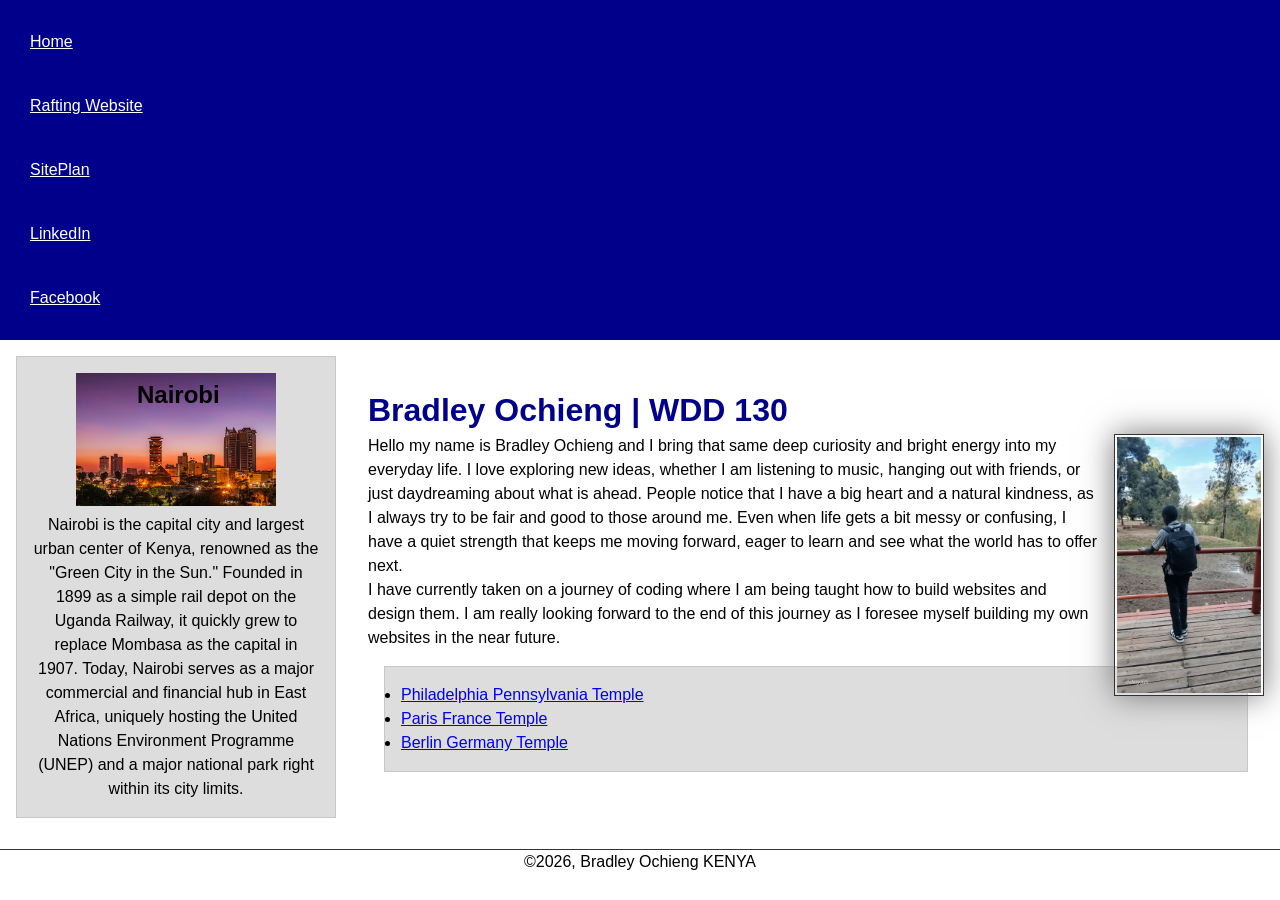
<file: index.html>
<!DOCTYPE html>
<html lang="en">

<head>
    <link rel="stylesheet" href="styles/styles.css">
    <meta charset="UTF-8">
    <meta name="viewport" content="width=device-width, initial-scale=1.0">
    <meta name="description"
      content="Bradley Ochieng, Web Development Course , This is my introductory page for web skills">
    <meta name="author" content="Bradley Ochieng">

    <title>Bradley Ochieng | WDD 130 </title>
</head>

<body>
    <header>
        <nav>
            <a href="#">Home</a>
            <a href="wwr/">Rafting Website</a>
            <a href="wwr/site-plan-rafting.html">SitePlan</a>
            <a href="https://linkedin.com/">LinkedIn</a>
            <a href="https://facebook.com/">Facebook</a>

        </nav>
    </header>

    <div class="grid">
        <main>
            <h1>Bradley Ochieng | WDD 130</h1>
            <img src="images/profile.webp" alt="Bradley Ochieng" width="200">

            <p>
                Hello my name is Bradley Ochieng and I bring that same deep curiosity and bright
                energy
                into my
                everyday
                life. I love exploring new ideas, whether I am listening to music, hanging out with
                friends, or just
                daydreaming about what is ahead. People notice that I have a big heart and a natural
                kindness, as I
                always try to be fair and good to those around me. Even when life gets a bit messy
                or
                confusing, I
                have a quiet strength that keeps me moving forward, eager to learn and see what the
                world has to
                offer next.</p>

            <p>
                I have currently taken on a journey of coding where I am being taught how to build
                websites
                and design them. I am really looking forward to the end of this journey as I foresee
                myself
                building my own websites in the near future. </p>
            <ul class="box">

                <li><a href="https://www.churchofjesuschrist.org/temples/details/philadelphia-pennsylvania-temple"
                      target="_blank">Philadelphia Pennsylvania Temple</a></li>
                <li><a href="https://www.churchofjesuschrist.org/temples/details/paris-france-temple"
                      target="_blank">Paris France Temple</a></li>
                <li><a href="https://www.churchofjesuschrist.org/temples/details/berlin-germany-temple"
                      target="_blank">Berlin Germany Temple</a></li>
            </ul>

        </main>
        <aside class="box">
            <h2>Nairobi</h2>
            <img src="images/nairobicity.avif" alt="Nairobi landscape">
            <p>Nairobi is the capital city and largest urban center of Kenya, renowned as the "Green
                City in the
                Sun." Founded in 1899 as a simple rail depot on the Uganda Railway, it quickly grew
                to
                replace
                Mombasa as the capital in 1907. Today, Nairobi serves as a major commercial and
                financial hub in
                East Africa, uniquely hosting the United Nations Environment Programme (UNEP) and a
                major national
                park right within its city limits.</p>
        </aside>
    </div>


    <footer>
        <p>
            ©️2026, Bradley Ochieng KENYA
        </p>

    </footer>


</body>

</html>
</file>
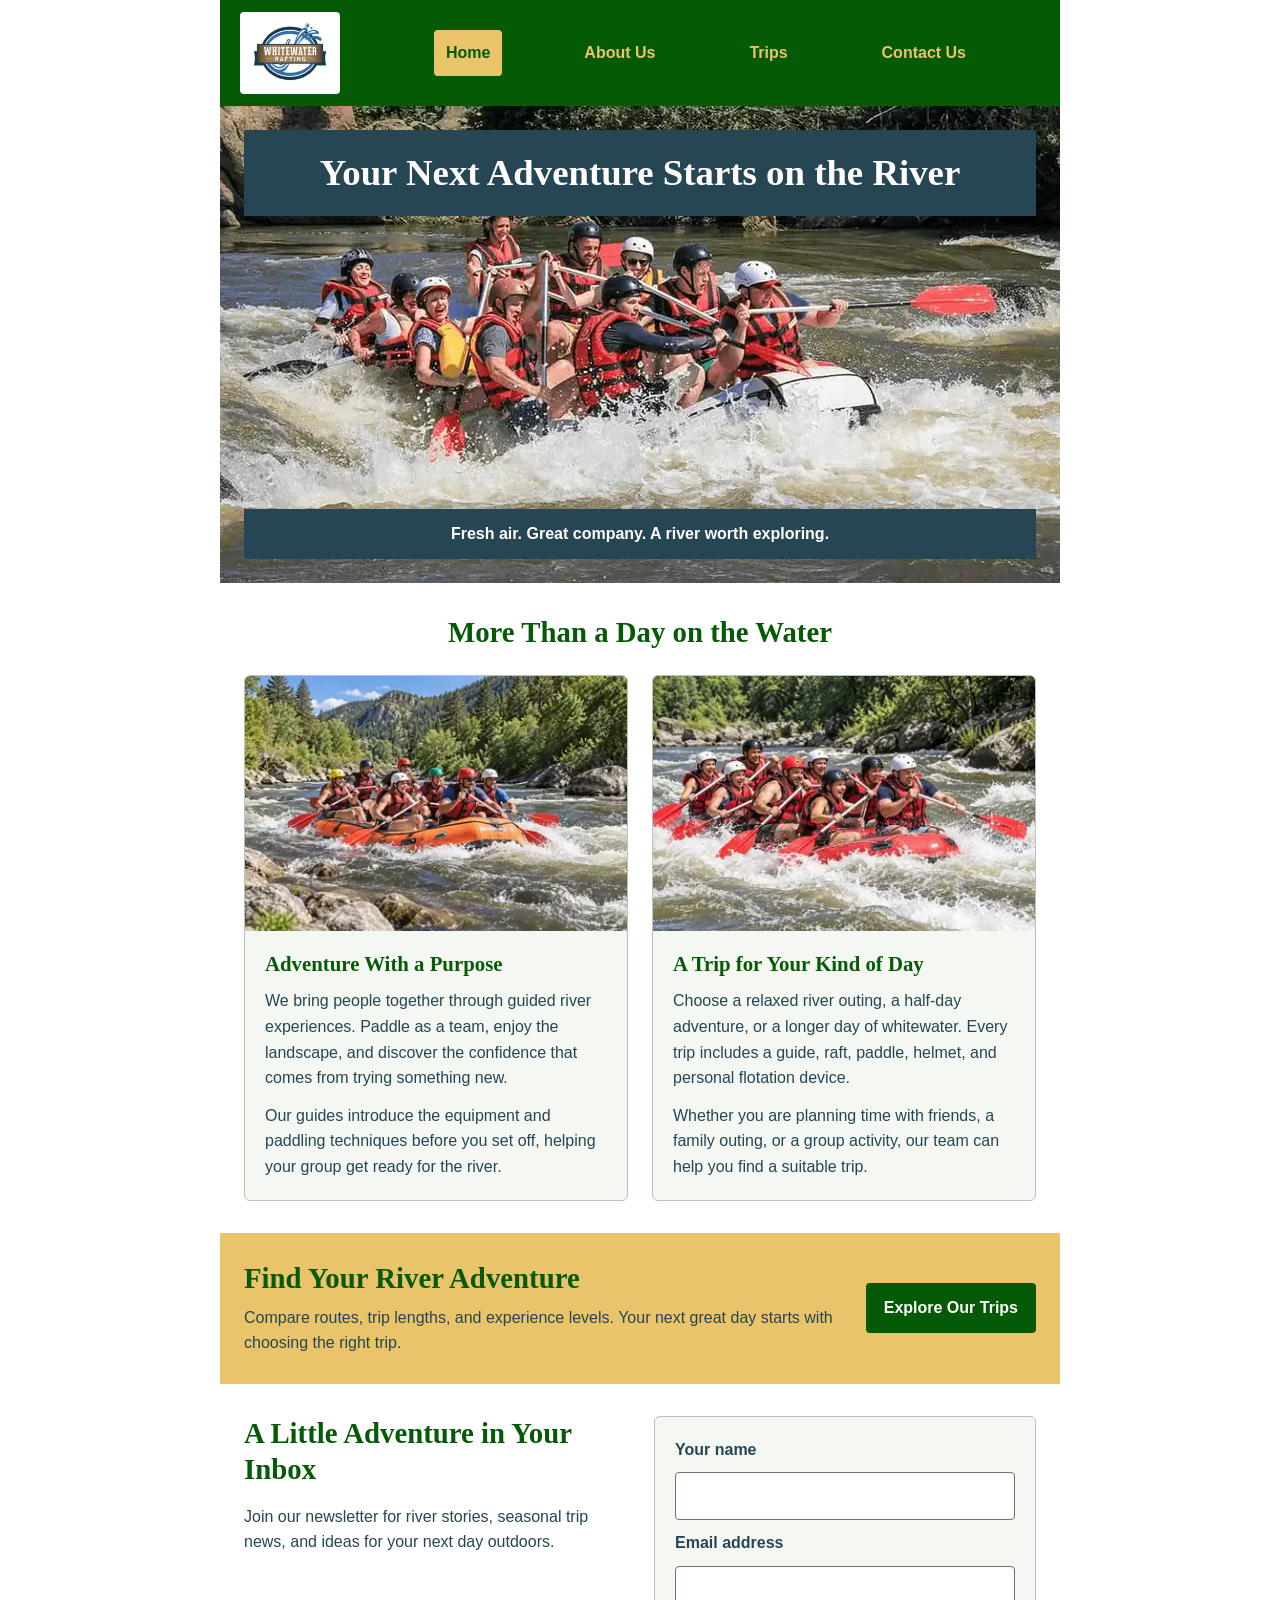
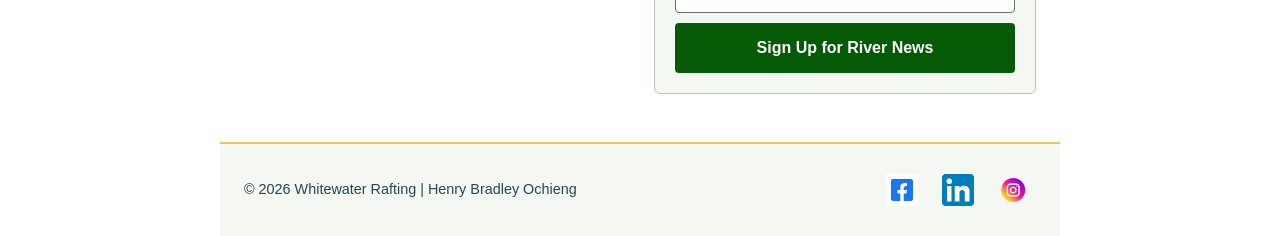
<file: wwr/index.html>
<!DOCTYPE html>
<html lang="en">
<head>
    <meta charset="utf-8">
    <meta name="viewport" content="width=device-width, initial-scale=1">
    <meta name="description" content="Discover guided whitewater rafting adventures, compare half-day and full-day trips, and sign up for river news.">
    <meta name="author" content="Henry Bradley Ochieng">
    <title>Home — Your Next River Adventure | Whitewater Rafting</title>
    <link rel="icon" href="images/raftinglogo.webp" type="image/webp">
    <link rel="stylesheet" href="styles/rafting.css">
</head>
<body>
    <a class="skip-link" href="#main-content">Skip to content</a>
    <header>
        <a class="brand" href="index.html" aria-label="Whitewater Rafting home"><img src="images/raftinglogo.webp" alt="Whitewater Rafting logo" width="182" height="149"></a>
        <nav aria-label="Main navigation">
            <a href="index.html" aria-current="page">Home</a>
            <a href="about.html">About Us</a>
            <a href="trips.html">Trips</a>
            <a href="contact.html">Contact Us</a>
        </nav>
    </header>
    <main id="main-content" class="home-page">
        <div class="hero home-hero">
            <img src="images/largebannerrafting.webp" alt="A guided rafting group paddling through whitewater rapids" width="840" height="477">
            <h1>Your Next Adventure Starts on the River</h1>
            <p class="hero-caption">Fresh air. Great company. A river worth exploring.</p>
        </div>
        <section class="home-features section-space">
            <h2>More Than a Day on the Water</h2>
            <article class="feature-card">
                <img src="images/adventure4.webp" alt="A rafting group exploring a scenic river valley" width="400" height="267" loading="lazy">
                <div class="card-content">
                    <h3>Adventure With a Purpose</h3>
                    <p>We bring people together through guided river experiences. Paddle as a team, enjoy the landscape, and discover the confidence that comes from trying something new.</p>
                    <p>Our guides introduce the equipment and paddling techniques before you set off, helping your group get ready for the river.</p>
                </div>
            </article>
            <article class="feature-card">
                <img src="images/adventure2.webp" alt="Rafters working together to paddle a red raft through rapids" width="400" height="267" loading="lazy">
                <div class="card-content">
                    <h3>A Trip for Your Kind of Day</h3>
                    <p>Choose a relaxed river outing, a half-day adventure, or a longer day of whitewater. Every trip includes a guide, raft, paddle, helmet, and personal flotation device.</p>
                    <p>Whether you are planning time with friends, a family outing, or a group activity, our team can help you find a suitable trip.</p>
                </div>
            </article>
        </section>
        <section class="callout section-space">
            <div><h2>Find Your River Adventure</h2><p>Compare routes, trip lengths, and experience levels. Your next great day starts with choosing the right trip.</p></div>
            <a class="button" href="trips.html">Explore Our Trips</a>
        </section>
        <section id="newsletter" class="newsletter section-space">
            <div><h2>A Little Adventure in Your Inbox</h2><p>Join our newsletter for river stories, seasonal trip news, and ideas for your next day outdoors.</p></div>
            <form class="newsletter-form" action="index.html#newsletter" method="get">
                <label for="newsletter-name">Your name</label>
                <input id="newsletter-name" name="name" type="text" autocomplete="name" required>
                <label for="newsletter-email">Email address</label>
                <input id="newsletter-email" name="email" type="email" autocomplete="email" required>
                <button type="submit">Sign Up for River News</button>
            </form>
        </section>
    </main>
    <footer>
        <p>&copy; 2026 Whitewater Rafting | Henry Bradley Ochieng</p>
        <nav class="socialmedia" aria-label="Social media">
            <a href="https://facebook.com"><img src="images/facebook.png" alt="Facebook" width="64" height="64"></a>
            <a href="https://linkedin.com"><img src="images/linkedin.png" alt="LinkedIn" width="64" height="64"></a>
            <a href="https://instagram.com"><img src="images/instagram.png" alt="Instagram" width="64" height="62"></a>
        </nav>
    </footer>
</body>
</html>
</file>
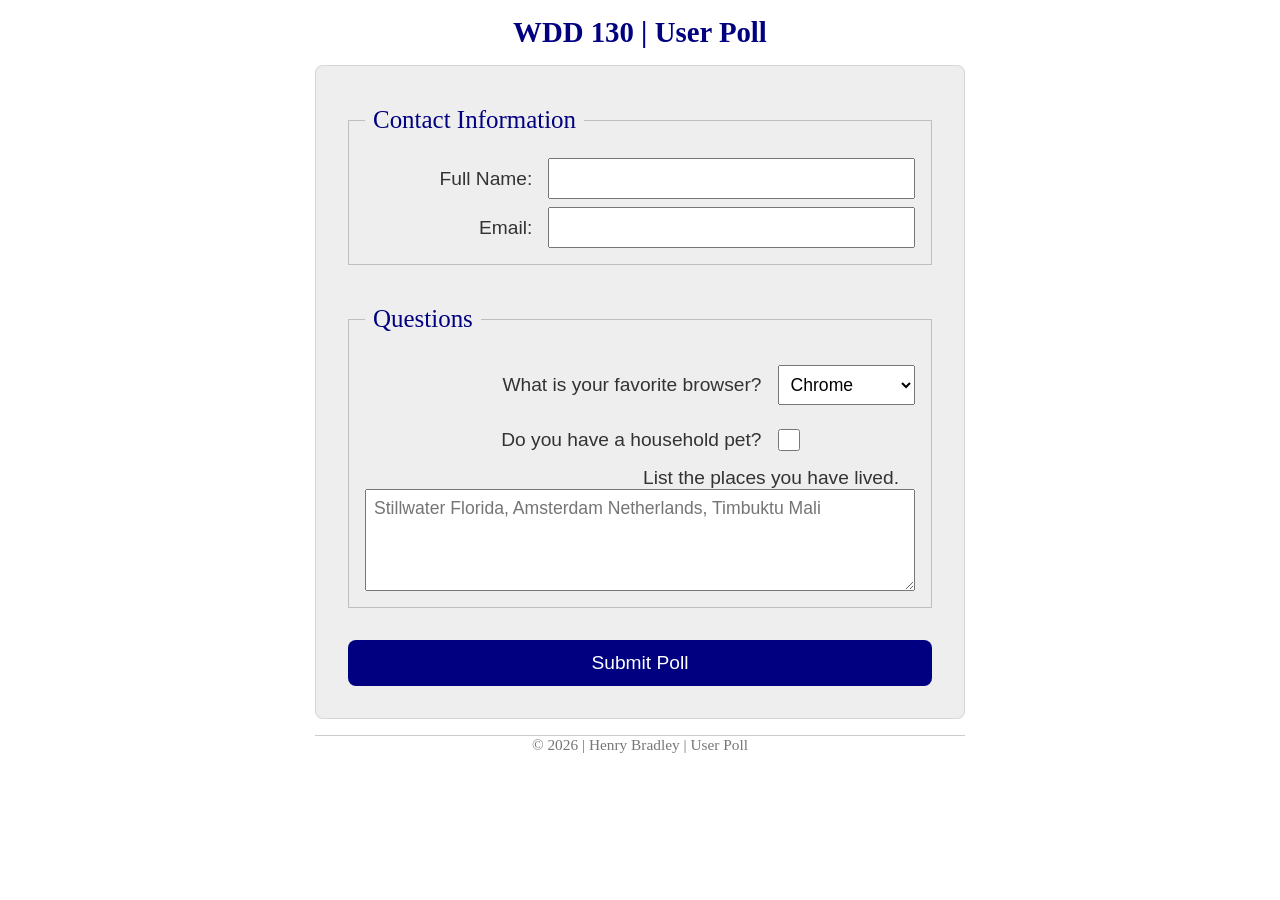
<file: poll-form.html>
<!DOCTYPE html>
<html lang="en">
<head>
  <meta charset="UTF-8">
  <meta name="viewport" content="width=device-width, initial-scale=1.0">
  <title>WDD 130 | User Poll</title>
  <link rel="stylesheet" href="styles/poll-form.css">
</head>
<body>
  <header>
    <h1>WDD 130 | User Poll</h1>
  </header>
  <main>
    <form>
      <fieldset>
        <legend>Contact Information</legend>
        <div class="form-item column2">
          <label for="fullname">Full Name:</label>
          <input type="text" id="fullname" name="fullname" required>
        </div>
        <div class="form-item column2">
          <label for="useremail">Email:</label>
          <input type="email" id="useremail" name="useremail" required>
        </div>
      </fieldset>
      <fieldset>
        <legend>Questions</legend>
        <div class="form-item column1">
          <label for="browser">What is your favorite browser?</label>
          <select id="browser" name="browser">
            <option value="chrome">Chrome</option>
            <option value="firefox">Firefox</option>
            <option value="edge">Edge</option>
            <option value="brave">Brave</option>
            <option value="other">Other</option>
          </select>
        </div>
        <div class="form-item column1">
          <label for="pet">Do you have a household pet?</label>
          <input type="checkbox" id="pet" name="pet">
        </div>
        <div class="form-item">
          <label for="feedback">List the places you have lived.</label>
          <textarea id="feedback" name="feedback" rows="4" placeholder="Stillwater Florida, Amsterdam Netherlands, Timbuktu Mali"></textarea>
        </div>
      </fieldset>
      <button type="submit">Submit Poll</button>
    </form>
  </main>
  <footer>
    <p>© 2026 | Henry Bradley | User Poll</p>
  </footer>
</body>
</html>
</file>
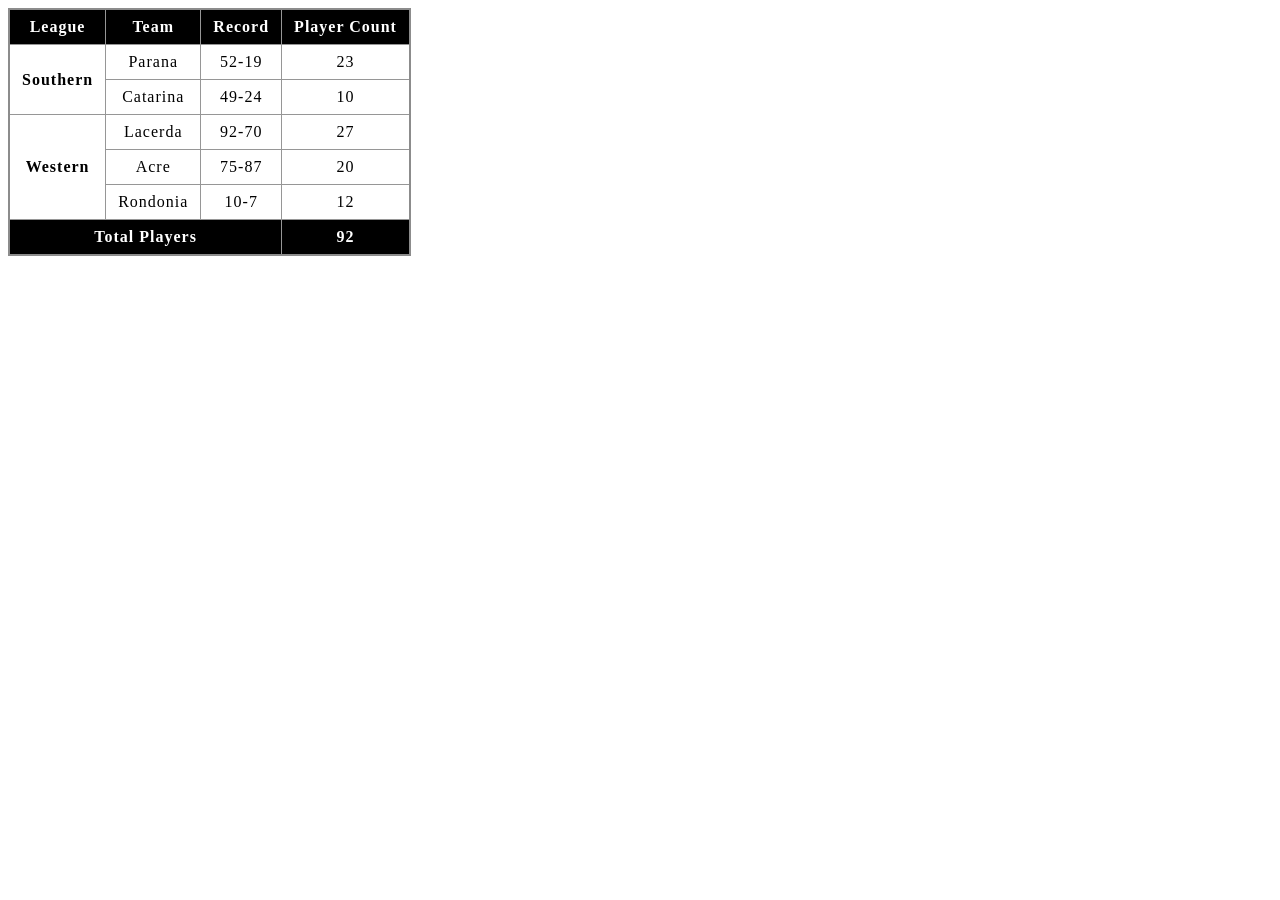
<file: table.html>
<!DOCTYPE html>
<html lang="en">
<head>
  <meta charset="UTF-8">
  <meta name="viewport" content="width=device-width, initial-scale=1.0">
  <title>HTML Table Exercise</title>
  <link rel="stylesheet" href="styles/table.css">
</head>
<body>
  <table>
    <thead>
      <tr>
        <th>League</th>
        <th>Team</th>
        <th>Record</th>
        <th>Player Count</th>
      </tr>
    </thead>
    <tbody>
      <tr>
        <th rowspan="2">Southern</th>
        <td>Parana</td>
        <td>52-19</td>
        <td>23</td>
      </tr>
      <tr>
        <td>Catarina</td>
        <td>49-24</td>
        <td>10</td>
      </tr>
      <tr>
        <th rowspan="3">Western</th>
        <td>Lacerda</td>
        <td>92-70</td>
        <td>27</td>
      </tr>
      <tr>
        <td>Acre</td>
        <td>75-87</td>
        <td>20</td>
      </tr>
      <tr>
        <td>Rondonia</td>
        <td>10-7</td>
        <td>12</td>
      </tr>
    </tbody>
    <tfoot>
      <tr>
        <th colspan="3">Total Players</th>
        <td>92</td>
      </tr>
    </tfoot>
  </table>
</body>
</html>
</file>
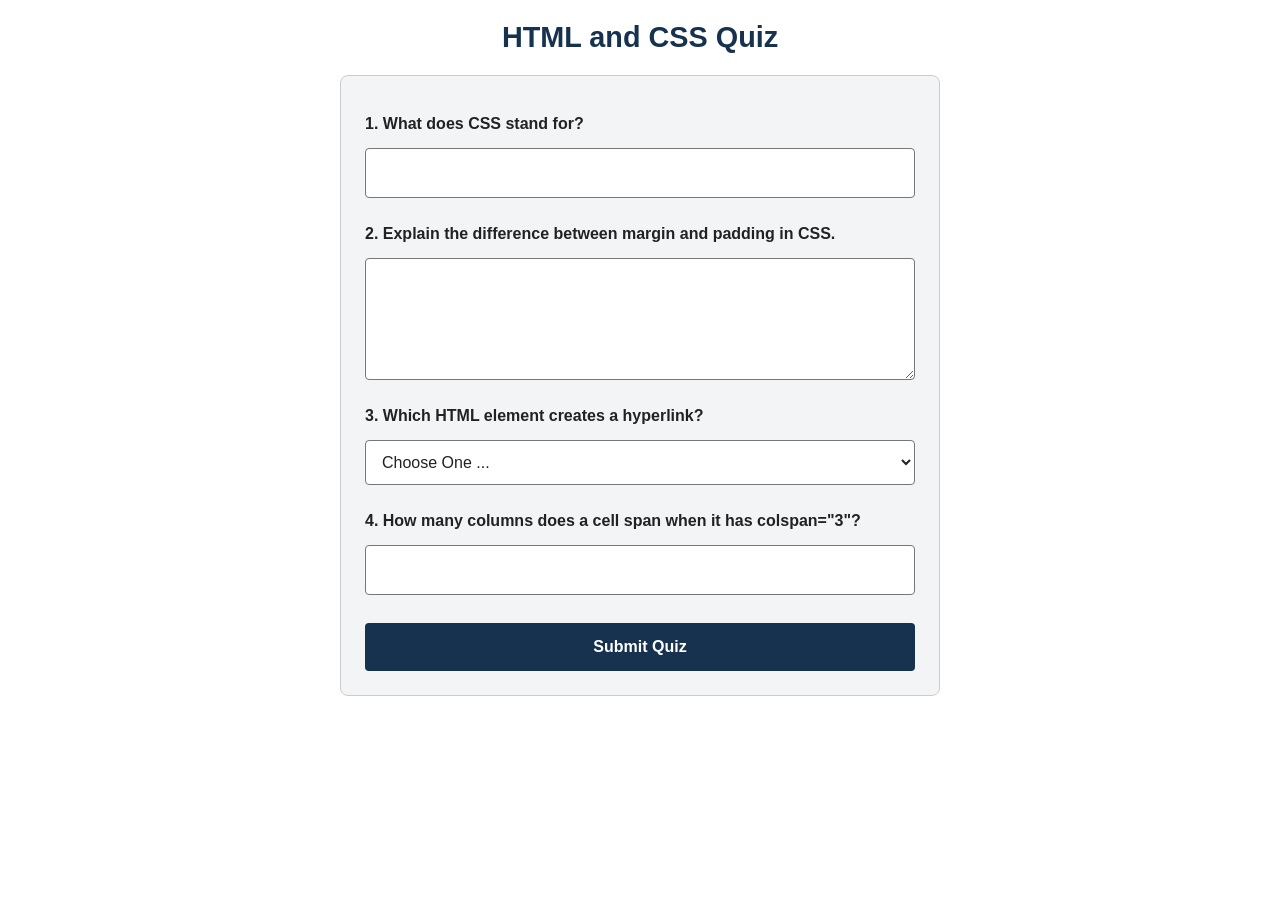
<file: New folder/quiz.html>
<!DOCTYPE html>
<html lang="en">
<head>
  <meta charset="UTF-8">
  <meta name="viewport" content="width=device-width, initial-scale=1.0">
  <meta name="description" content="A four-question quiz about HTML and CSS fundamentals.">
  <meta name="author" content="Henry Bradley">
  <title>HTML and CSS Quiz</title>
  <link rel="stylesheet" href="styles/quiz.css">
</head>
<body>
  <header>
    <h1>HTML and CSS Quiz</h1>
  </header>
  <main>
    <form>
      <label for="q1">1. What does CSS stand for?</label>
      <input type="text" id="q1" name="q1" required>

      <label for="q2">2. Explain the difference between margin and padding in CSS.</label>
      <textarea id="q2" name="q2" rows="4" required></textarea>

      <label for="q3">3. Which HTML element creates a hyperlink?</label>
      <select id="q3" name="q3" required>
        <option value="" selected disabled>Choose One ...</option>
        <option value="a">&lt;a&gt;</option>
        <option value="p">&lt;p&gt;</option>
        <option value="div">&lt;div&gt;</option>
      </select>

      <label for="q4">4. How many columns does a cell span when it has colspan="3"?</label>
      <input type="number" id="q4" name="q4" step="1" required>

      <button type="submit">Submit Quiz</button>
    </form>
  </main>
</body>
</html>
</file>
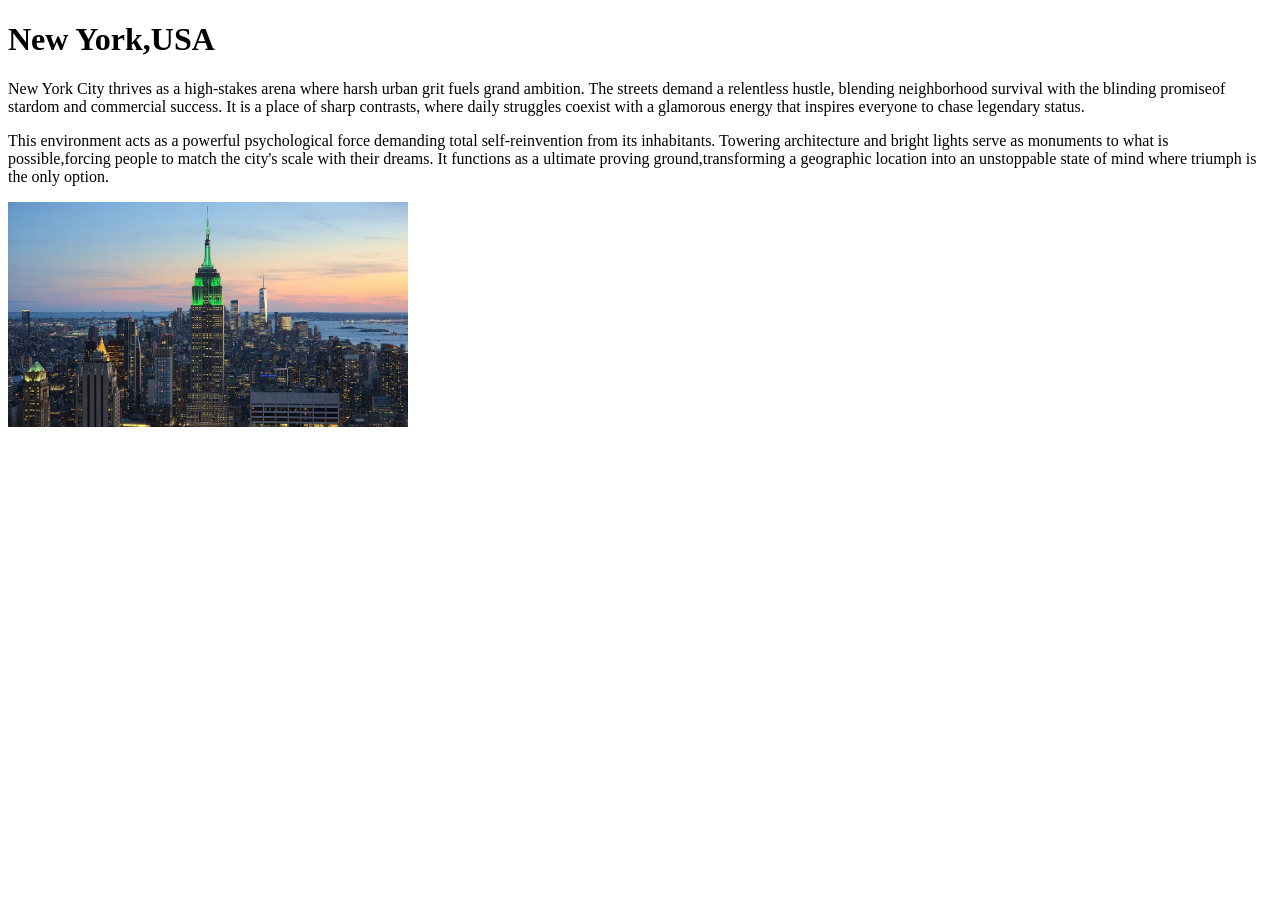
<file: week01/favorite-city.html>
<!DOCTYPE html>
<html lang="en">

<head>
    <meta charset="UTF-8">
    <meta name="viewport" content="width=device-width, initial-scale=1.0">
    <title>WDD 130 | My Favorite City</title>
</head>

<body>
    <h1>
        New York,USA
    </h1>
    <p>
        New York City thrives as a high-stakes arena where harsh urban grit fuels grand ambition.
        The
        streets demand a relentless hustle, blending neighborhood survival with the blinding
        promiseof
        stardom and commercial success. It is a place of sharp contrasts, where daily struggles
        coexist with a glamorous energy that inspires everyone to chase legendary status.
    </p>
    <p>
        This environment acts as a powerful psychological force demanding total self-reinvention
        from its inhabitants. Towering architecture and bright lights serve as monuments to what is
        possible,forcing
        people to match the city's scale with their dreams. It functions as a ultimate proving
        ground,transforming a geographic location into an unstoppable state of mind where triumph is
        the
        only option.
    </p>
    <img src="images/NEW YORK.webp" alt="This is a picture of New York" width="400">

</body>

</html>
</file>
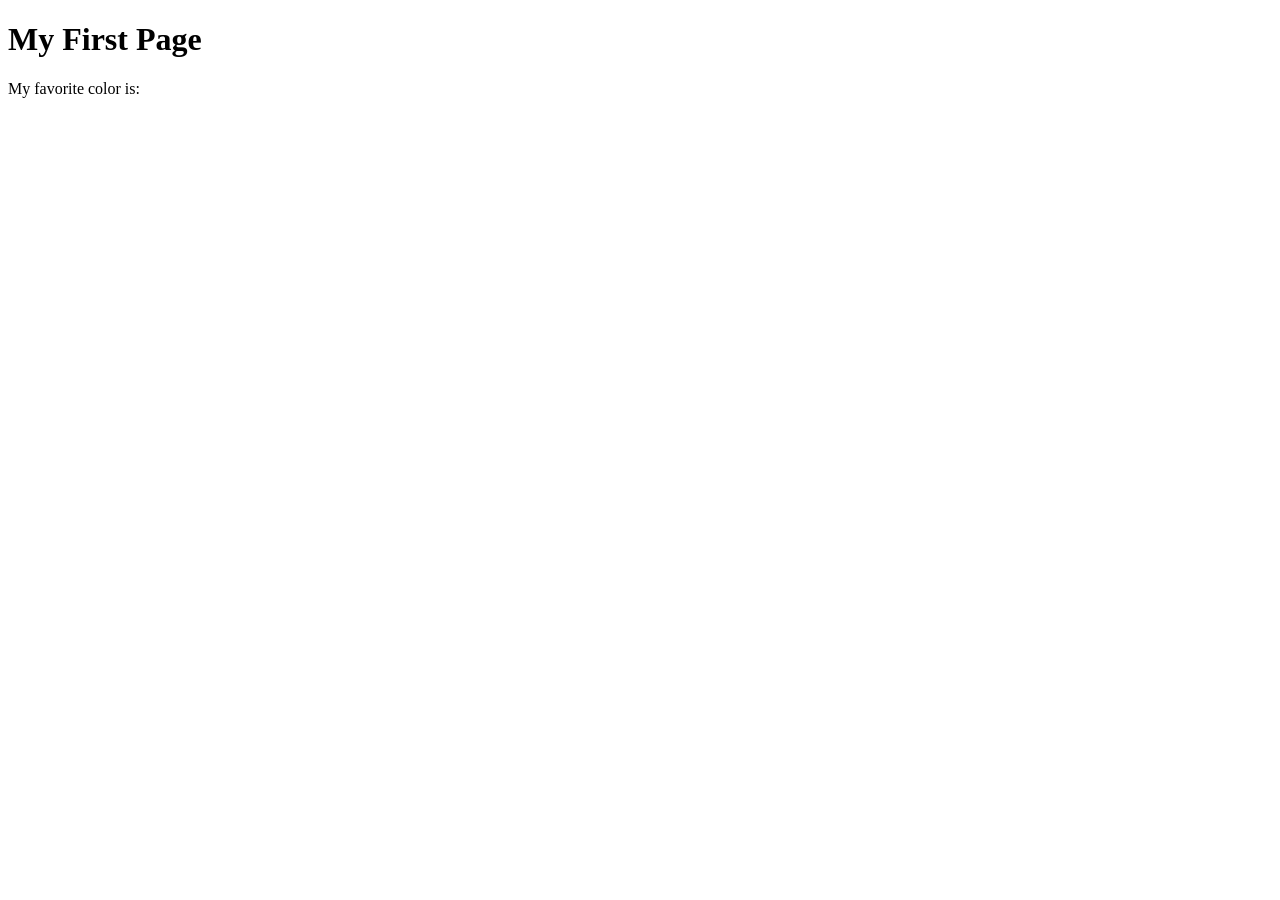
<file: week01/first-page.html>
<!DOCTYPE html>
<html lang="en">
<head>
    <meta charset="UTF-8">
    <meta name="viewport" content="width=device-width, initial-scale=1.0">
    <title>My First Page</title>
</head>
<body>
    <h1>My First Page</h1>
    <p>My favorite color is: </p>
</body>
</html>
</file>
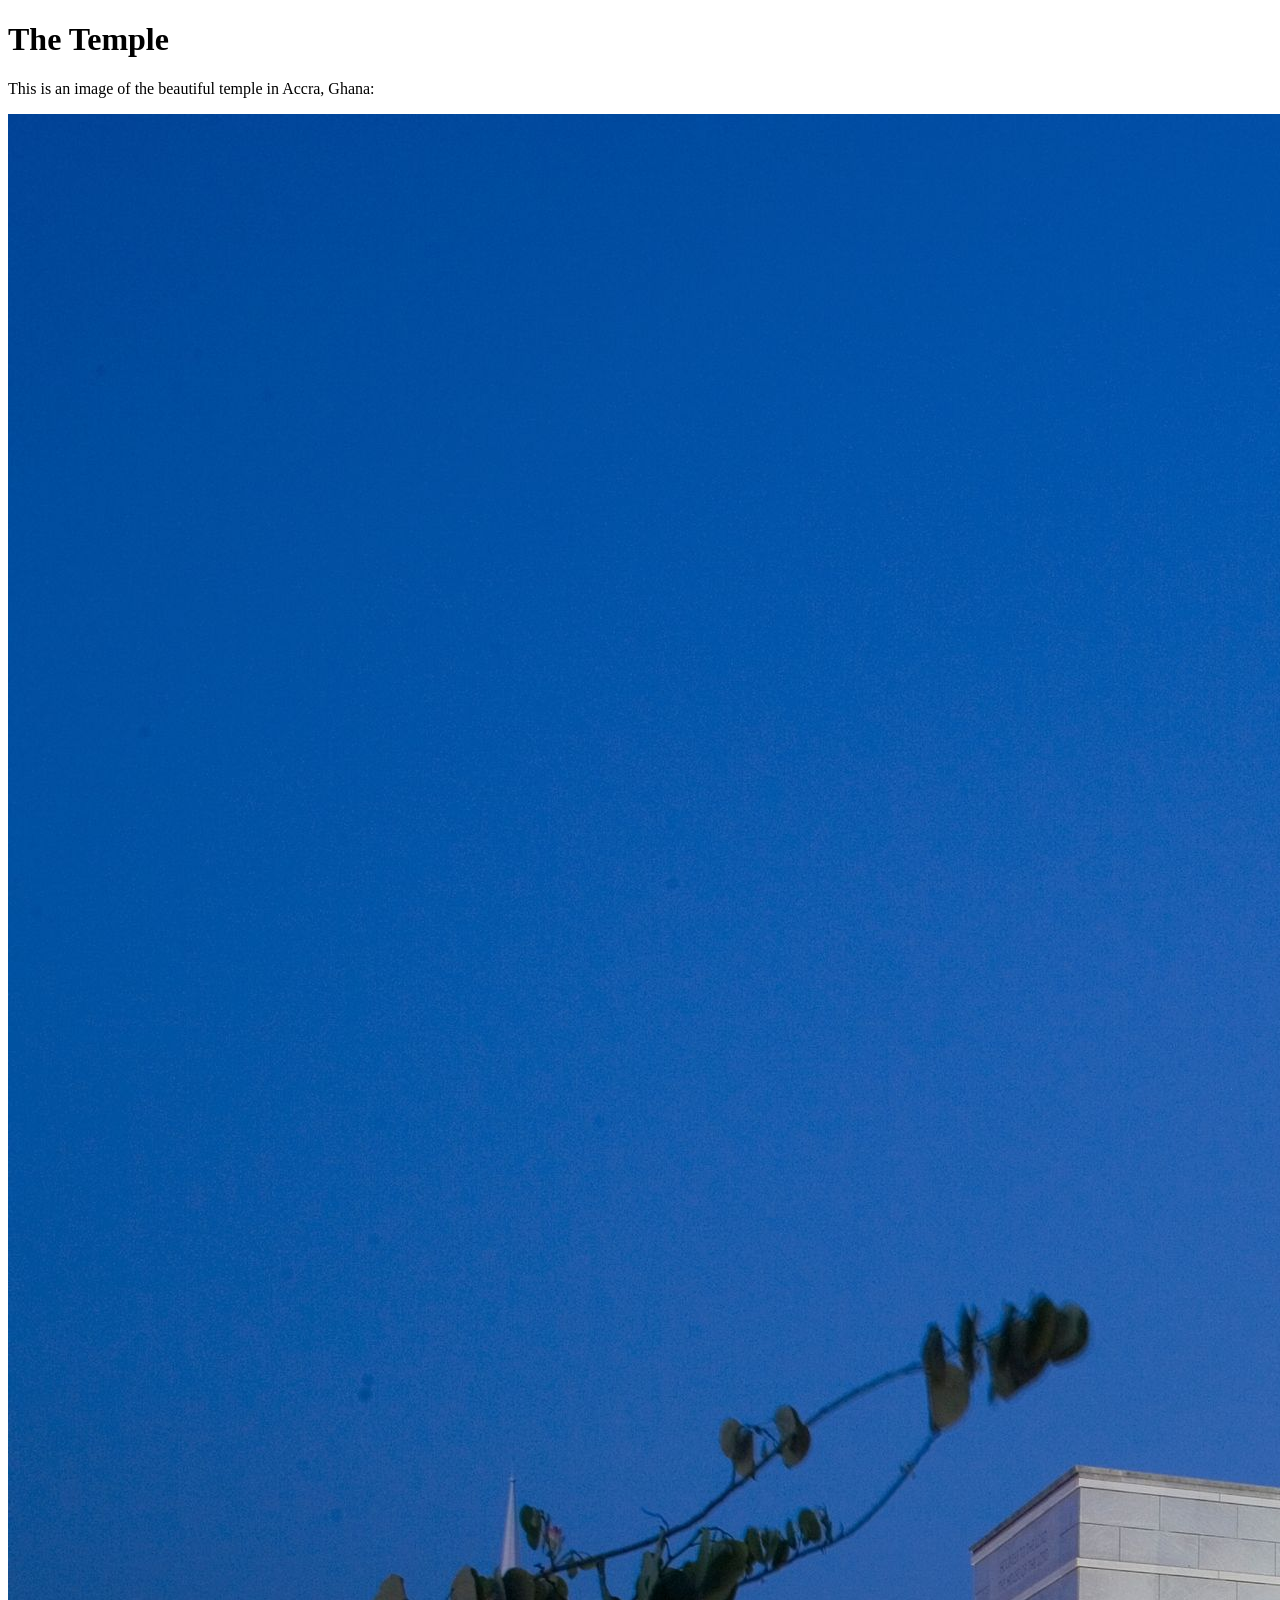
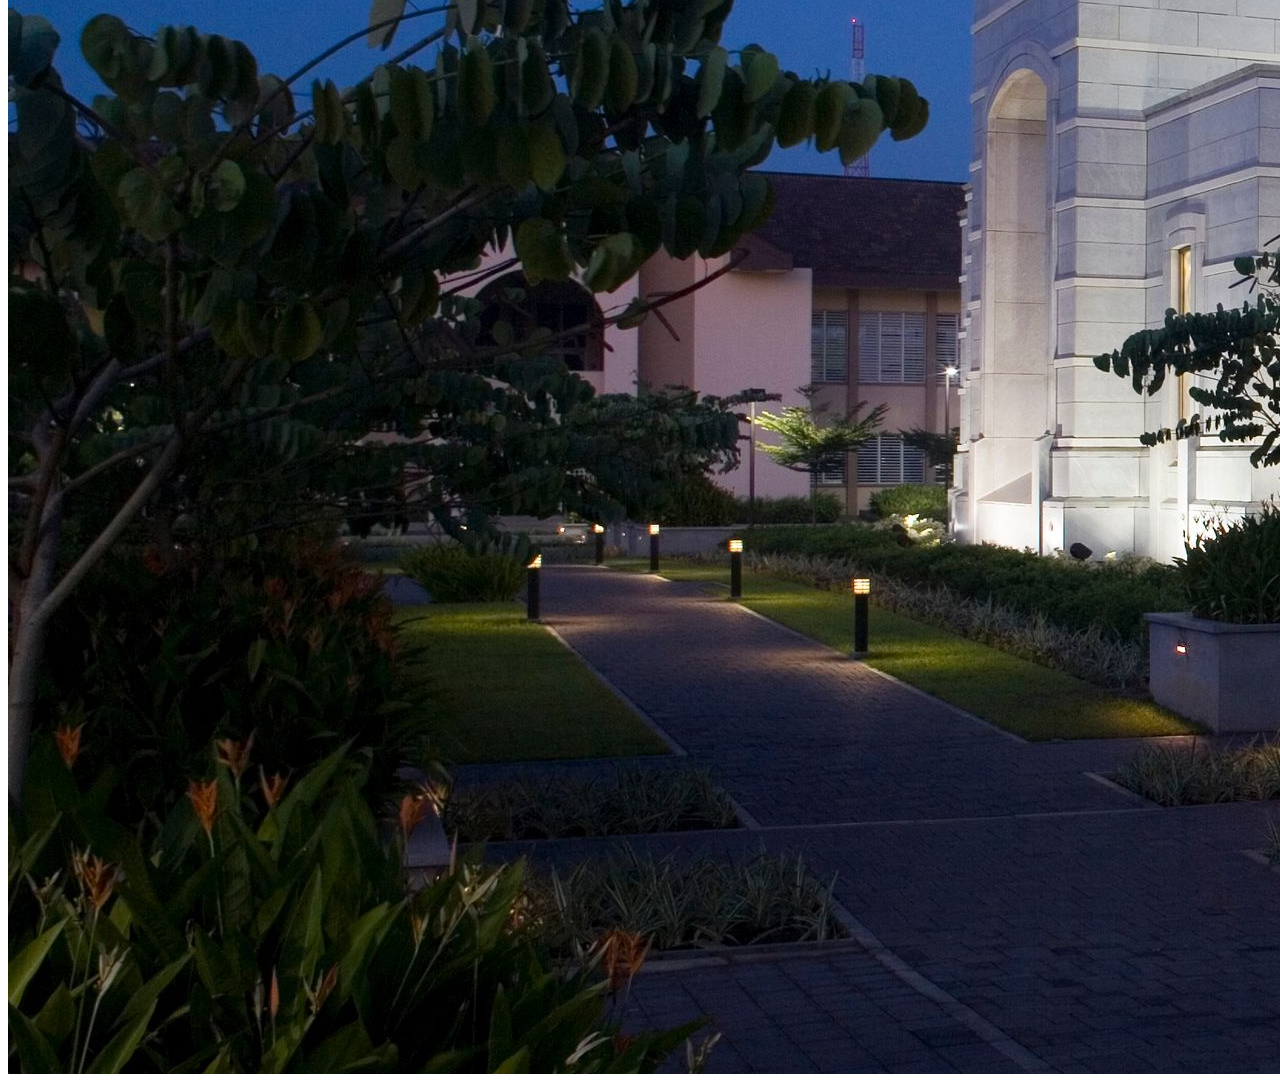
<file: week01/images.html>
<!DOCTYPE html>
<html lang="en">
<head>
    <meta charset="UTF-8">
    <meta name="viewport" content="width=device-width, initial-scale=1.0">
    <title>Temple Image</title>
</head>
<body>
    <h1>The Temple</h1>
    <p>This is an image of the beautiful temple in Accra, Ghana:</p>
    <img src="images/temple-large.jpeg" alt="The Accra Ghana Temple">
    
</body>
</html>
</file>
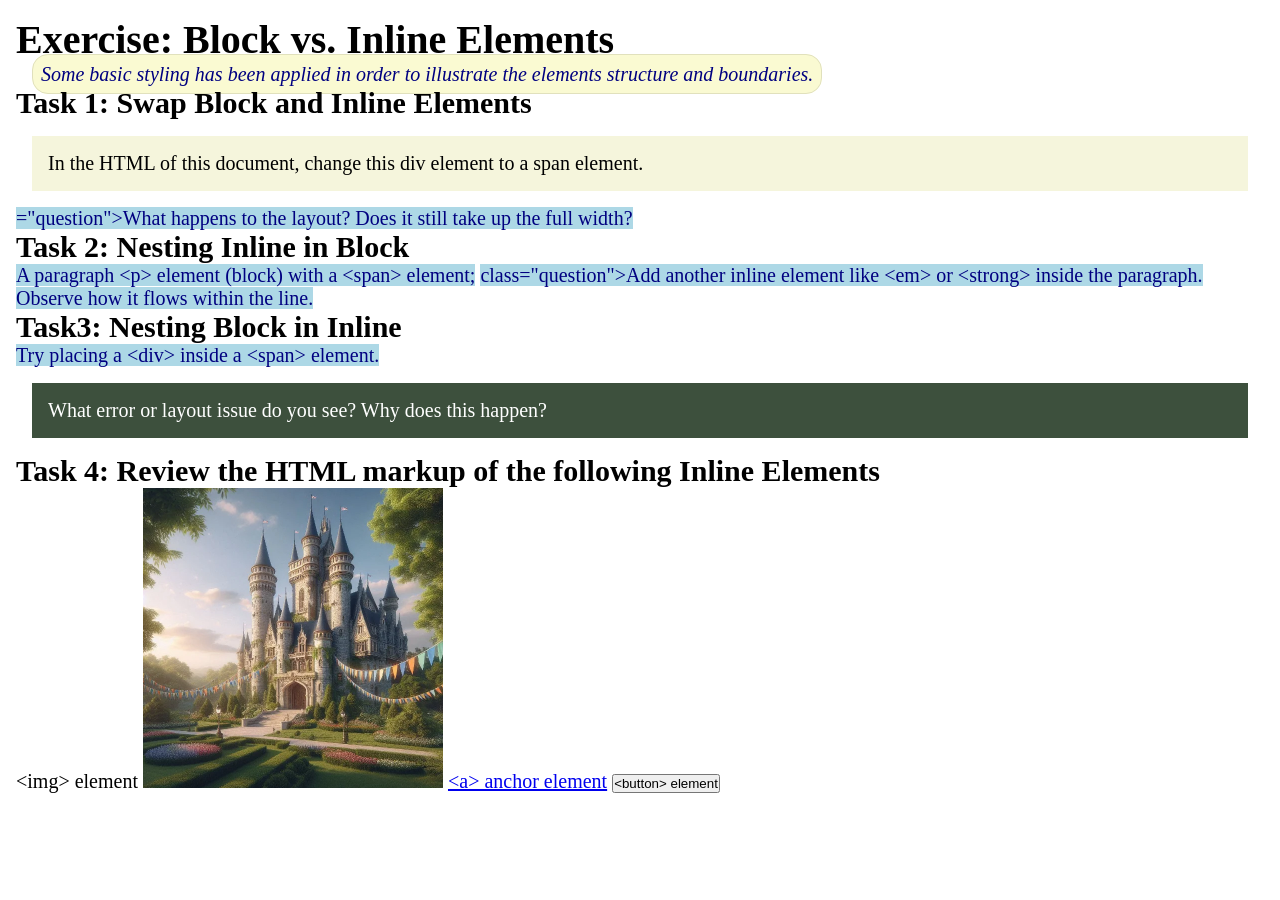
<file: week02/block-vs-inline.html>
<!DOCTYPE html>
<html lang="en">

<head>
    <meta charset="UTF-8">
    <meta name="viewport" content="width=device-width, initial-scale=1.0">
    <title>Exercise: Block vs. Inline Elements</title>
    <link rel="stylesheet" href="styles/block-vs-inline.css">
</head>

<body>
    <main>
        <h1>Exercise: Block vs. Inline Elements</h1>
        <span class="note">Some basic styling has been applied in order to illustrate the elements
            structure and
            boundaries.</span>

        <h2>Task 1: Swap Block and Inline Elements</h2>
        <p>In the HTML of this document, change this div element to a span element.</p>

        <span>="question">What happens to the layout? Does it still take up the full width?</span>

        <h2>Task 2: Nesting Inline in Block</h2>
        <span>A paragraph &lt;p&gt; element (block) with a <span>&lt;span&gt;
                element;</span></span>
        <span> class="question">Add another inline element like &lt;em&gt; or &lt;strong&gt;
            inside
            the
            paragraph. Observe
            how it flows within the line.</span>

        <h2>Task3: Nesting Block in Inline</h2>
        <span>Try placing a &lt;div&gt; inside a &lt;span&gt; element.</span>
        <p class="question">What error or layout issue do you see? Why does this happen?</p>


        <h2>Task 4: Review the HTML markup of the following Inline Elements</h2>
        &lt;img&gt; element
        <img src="images/castle.webp" alt="placeholder image (images are inline)" width="300"
          height="300">
        <a href="https://churchofjesuschrist.org">&lt;a&gt; anchor element</a>
        <button type="button">&lt;button&gt; element</button>
    </main>
</body>

</html>
</file>
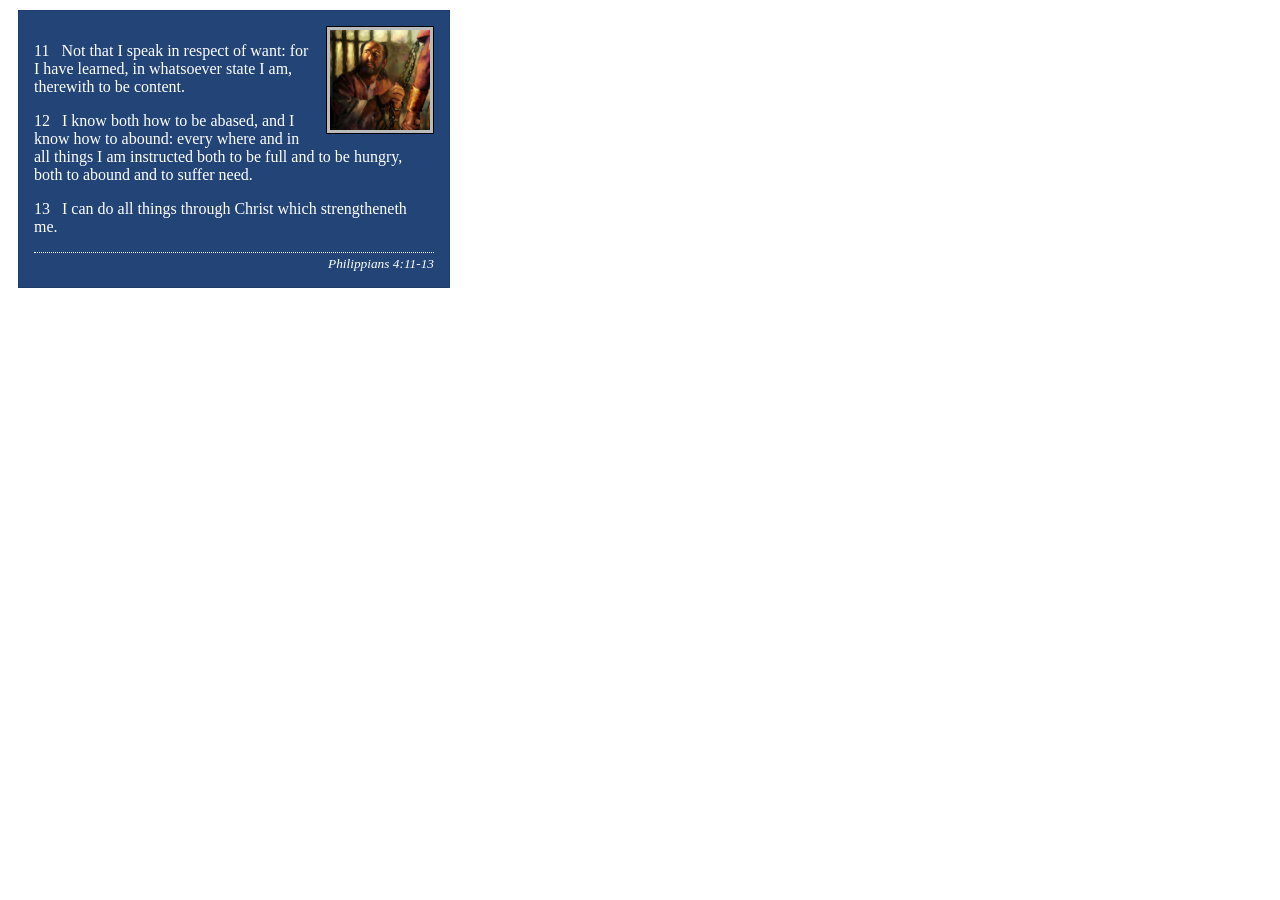
<file: week02/box-model-solution.html>
<!DOCTYPE html>
<html lang="en">
<head>
    <meta charset="UTF-8">
    <meta name="viewport" content="width=device-width, initial-scale=1.0">
    <title>Box Model Activity</title>
    <link rel="stylesheet" href="styles/box-model-solution.css">
</head>
<body>
    <main>
        <div class="callout">
            <img src="images/apostle-paul-imprisoned.webp" alt="Paul the Apostle - Imprisoned in Rome" width="200" height="200">
            <blockquote>
                <p>11 &nbsp; Not that I speak in respect of want: for I have learned, in whatsoever state I am, therewith to be content.</p>
                <p>12 &nbsp; I know both how to be abased, and I know how to abound: every where and in all things I am instructed both to be full and to be hungry, both to abound and to suffer need.</p>
                <p>13 &nbsp; I can do all things through Christ which strengtheneth me.</p>
            </blockquote>
            <cite>Philippians 4:11-13</cite>
        </div>
    </main>
</body>
</html>
</file>
<file: styles/styles.css>
* {
    margin: 0;
    padding: 0;
    box-sizing: border-box;
}

:root {
    --text-align: center;
    --height: auto;
}

body {
    font-family: Arial, sans-serif;
    line-height: 1.5;
}

nav {
    background-color: darkblue;
    padding: 10px;
}

nav a {
    color: white;
    padding: 20px;
    display: block;
}

h1 {
    color: darkblue;
}

main img {
    width: 150px;
    height: var(--height);
    border: 1px solid #333;
    padding: 2px;
    box-shadow: 0 0 30px #777;
    float: right;
    margin: 0 0 1rem 1rem;
}

aside {
    width: 20rem;
    max-width: calc(100% - 2rem);
    box-sizing: border-box;
    margin: 1rem;
    border: 1px solid rgb(0 0 0 / 20%);
    padding: 1rem;
    background-color: #eee;
    color: #333;
    text-align: var(--text-align);
    position: relative;

}

aside img {
    width: 200px;
    height: var(--height);

}

aside h2 {
    position: absolute;
    top: 20px;
    left: 120px;

}

footer {
    margin-top: 15px;
    border-top: 1px solid #333;
    text-align: var(--text-align);
}

/* Comment selectors  */
.box {
    margin: 1rem;
    border: 1px solid rgb(0 0 0 / 10%);
    padding: 1rem;
    background-color: #ddd;
    color: #000;
}

.grid {
    display: grid;
    align-items: center;
}

main {
    grid-column: 2/3;
    margin: 1rem;
}

aside {
    width: relative;
    position: relative;
    grid-column: 1/2;
    grid-row: 1/2;
}
</file>
<file: wwr/styles/rafting.css>
:root {
    --primary-color: #055a05;
    --accent1-color: #264653;
    --accent2-color: #e9c46a;
    --light-color: #f5f7f3;
    --border-color: #b7c5b7;
    --heading-font: Georgia, "Times New Roman", serif;
    --body-font: Arial, Helvetica, sans-serif;
}

* { margin: 0; padding: 0; box-sizing: border-box; }
body { background-color: #fff; color: var(--accent1-color); font-family: var(--body-font); line-height: 1.6; }
header, main, footer { width: 100%; max-width: 840px; margin: 0 auto; }
header { display: grid; grid-template-columns: 120px 1fr; align-items: center; gap: 12px; padding: 12px 20px; background-color: var(--primary-color); }
.brand { display: block; width: fit-content; }
.brand img { display: block; width: 100px; height: auto; border-radius: 4px; }
header nav { display: flex; flex-wrap: wrap; align-items: center; justify-content: space-evenly; gap: 8px; }
header nav a { padding: 10px 12px; color: var(--accent2-color); font-weight: 700; text-decoration: none; border-radius: 4px; }
header nav a:hover, header nav a[aria-current="page"] { color: var(--primary-color); background-color: var(--accent2-color); }
a { color: var(--primary-color); }
a:focus-visible, button:focus-visible, input:focus-visible, textarea:focus-visible, .table-scroll:focus-visible { outline: 3px solid var(--accent1-color); outline-offset: 4px; }
header a:focus-visible { outline-color: #fff; }
.skip-link { position: absolute; top: -100px; left: 12px; z-index: 10; padding: 10px 16px; background-color: #fff; color: var(--primary-color); }
.skip-link:focus { top: 12px; }
h1, h2, h3 { color: var(--primary-color); font-family: var(--heading-font); line-height: 1.25; }
h1 { font-size: 2.3rem; }
h2 { font-size: 1.8rem; margin-bottom: 16px; }
h3 { font-size: 1.3rem; margin-bottom: 12px; }
p + p { margin-top: 12px; }
img { max-width: 100%; }
.section-space { padding: 32px 24px; }
.hero { position: relative; }
.hero > img { display: block; width: 100%; height: auto; }
.hero h1 { position: absolute; top: 24px; left: 24px; right: 24px; padding: 20px; background-color: var(--accent1-color); color: #fff; text-align: center; }
.hero-caption { position: absolute; bottom: 24px; left: 24px; right: 24px; padding: 12px 16px; background-color: var(--accent1-color); color: #fff; text-align: center; font-weight: 700; }
.home-features { display: grid; grid-template-columns: repeat(2, minmax(0, 1fr)); gap: 24px; }
.home-features > h2, .trip-grid > h2, .trip-preparation > h2, .history > h2, .adventures > h2, .employees > h2 { grid-column: 1 / -1; text-align: center; margin-bottom: 0; }
.feature-card, .trip-card { overflow: hidden; border: 1px solid var(--border-color); border-radius: 6px; background-color: var(--light-color); }
.feature-card > img, .trip-card > img { display: block; width: 100%; height: auto; aspect-ratio: 3 / 2; object-fit: cover; }
.card-content { padding: 20px; }
.callout { display: grid; grid-template-columns: minmax(0, 1fr) auto; gap: 24px; align-items: center; padding: 28px 24px; background-color: var(--accent2-color); }
.callout h2 { margin-bottom: 8px; }
.button, button { display: inline-block; padding: 12px 18px; border: 0; border-radius: 4px; background-color: var(--primary-color); color: #fff; font: inherit; font-weight: 700; text-align: center; text-decoration: none; cursor: pointer; }
.button:hover, button:hover { background-color: var(--accent1-color); }
.newsletter { display: grid; grid-template-columns: minmax(0, 1fr) minmax(0, 1fr); gap: 28px; align-items: start; }
.newsletter-form, .contact-form { display: grid; gap: 10px; padding: 20px; border: 1px solid var(--border-color); border-radius: 6px; background-color: var(--light-color); }
label { font-weight: 700; }
input, textarea { font: inherit; }
input[type="text"], input[type="email"], textarea { width: 100%; min-width: 0; padding: 10px; border: 1px solid #667766; border-radius: 4px; background-color: #fff; color: var(--accent1-color); }
textarea { resize: vertical; }
.page-intro { max-width: 680px; margin: 0 auto 28px; text-align: center; }
.page-intro h1 { margin: 8px 0 16px; }
.eyebrow { color: var(--primary-color); font-size: 0.85rem; font-weight: 700; letter-spacing: 0.04em; }
.trip-grid { display: grid; grid-template-columns: repeat(3, minmax(0, 1fr)); gap: 18px; padding-right: 0; padding-left: 0; }
.trip-card .card-content { padding: 16px; }
.trip-card h3 { margin-top: 8px; }
.trip-price { color: var(--primary-color); font-weight: 700; }
.trip-comparison { padding: 24px 0; }
.table-scroll { margin-top: 20px; overflow-x: auto; }
table { width: 100%; border-collapse: collapse; font-size: 0.95rem; }
caption { margin-bottom: 12px; text-align: left; font-weight: 700; }
th, td { padding: 12px; border: 1px solid var(--border-color); text-align: left; vertical-align: top; }
thead th { background-color: var(--accent1-color); color: #fff; }
tbody tr:nth-child(even) { background-color: var(--light-color); }
.trip-preparation { display: grid; grid-template-columns: repeat(2, minmax(0, 1fr)); gap: 24px; padding-right: 0; padding-left: 0; }
ul { padding-left: 22px; }
li + li { margin-top: 6px; }
.about-hero article { position: absolute; bottom: 24px; left: 24px; right: 24px; padding: 16px; background-color: var(--accent1-color); color: #fff; }
.about-hero article img { float: right; width: 125px; height: auto; margin: 0 0 8px 16px; }
.about-hero article h2 { color: #fff; font-size: 1.35rem; margin-bottom: 10px; }
.history { display: grid; grid-template-columns: minmax(0, 1fr) 200px minmax(0, 1fr); gap: 20px; align-items: center; padding: 32px 24px; }
.history > img { display: block; width: 100%; height: auto; }
.adventures { display: grid; grid-template-columns: repeat(5, minmax(0, 1fr)); gap: 12px; padding: 24px; }
figure { text-align: center; }
.adventures img { display: block; width: 100%; height: auto; aspect-ratio: 4 / 3; object-fit: cover; }
figcaption { margin-top: 8px; font-size: 0.9rem; }
.contact-page > h1 { margin-bottom: 28px; text-align: center; }
.contact-layout { display: grid; grid-template-columns: repeat(2, minmax(0, 1fr)); gap: 24px; align-items: start; }
.company-info address { font-style: normal; }
.company-info p { margin-bottom: 12px; overflow-wrap: anywhere; }
.company-info iframe { display: block; width: 100%; height: 250px; margin-top: 20px; border: 0; }
fieldset { min-width: 0; padding: 12px; border: 1px solid #667766; }
legend { padding: 0 6px; font-weight: 700; }
.radio-option, .newsletter-option { display: grid; grid-template-columns: 22px minmax(0, 1fr); gap: 10px; align-items: center; padding: 6px 0; }
input[type="radio"], input[type="checkbox"] { width: 22px; height: 22px; accent-color: var(--primary-color); }
.employees { display: grid; grid-template-columns: repeat(3, minmax(0, 1fr)); gap: 24px; margin-top: 36px; }
.employees img { display: block; width: 100%; height: auto; border-radius: 6px; }
.employees figcaption { font-weight: 700; }
footer { display: flex; flex-wrap: wrap; align-items: center; justify-content: space-between; gap: 16px; margin-top: 16px; padding: 24px; border-top: 2px solid var(--accent2-color); background-color: var(--light-color); font-size: 0.9rem; }
.socialmedia { display: flex; align-items: center; gap: 12px; }
.socialmedia a { display: block; padding: 6px; text-decoration: none; }
.socialmedia img { display: block; width: 32px; height: 32px; object-fit: contain; }

@media (max-width: 700px) {
    header { grid-template-columns: 100px 1fr; padding: 12px; }
    header nav { justify-content: flex-end; gap: 4px; }
    header nav a { padding: 8px; }
    .trip-grid { grid-template-columns: repeat(2, minmax(0, 1fr)); }
    .history { grid-template-columns: minmax(0, 1fr); }
    .history > img { grid-column: 1 / -1; max-width: 360px; justify-self: center; }
    .adventures { grid-template-columns: repeat(3, minmax(0, 1fr)); }
    .contact-layout { grid-template-columns: minmax(0, 1fr); }
}

@media (max-width: 540px) {
    h1 { font-size: 1.8rem; }
    h2 { font-size: 1.5rem; }
    .section-space { padding: 24px 16px; }
    .hero > img { height: 350px; object-fit: cover; }
    .hero h1 { top: 16px; left: 16px; right: 16px; padding: 16px; }
    .hero-caption { bottom: 16px; left: 16px; right: 16px; }
    .home-features, .newsletter, .trip-grid, .trip-preparation, .history, .employees, .callout { grid-template-columns: minmax(0, 1fr); }
    .callout .button { justify-self: start; }
    .trip-grid, .trip-comparison, .trip-preparation { padding-right: 0; padding-left: 0; }
    .trip-comparison table { min-width: 620px; }
    .about-hero article { position: static; padding: 20px 16px; }
    .history, .adventures { padding: 24px 16px; }
    .adventures { grid-template-columns: repeat(2, minmax(0, 1fr)); }
    .employees { gap: 24px; }
    .employees img { max-width: 280px; margin: 0 auto; }
    footer { padding: 20px 16px; }
}
</file>
<file: styles/poll-form.css>
* {
  margin: 0;
  padding: 0;
  box-sizing: border-box;
}

body {
  font-family: Georgia, serif;
  font-size: 1.2em;
  color: #333;
  background: #fff;
}

header {
  margin: 0 auto;
  width: 650px;
}

h1 {
  margin: 1rem;
  font-size: 1.5em;
  color: navy;
  text-align: center;
}

form {
  width: 650px;
  margin: 0 auto;
  padding: 1rem;
  border: 1px solid rgb(0 0 0 / 0.1);
  border-radius: 0.5rem;
  background-color: #eee;
  display: grid;
}

fieldset {
  display: grid;
  gap: 0.5rem;
  margin: 1rem;
  border: 1px solid rgb(0 0 0 / 0.2);
  padding: 1rem;
}

legend {
  padding: 0.5rem;
  color: navy;
  font-size: 1.3em;
}

label, input, button, select, textarea {
  font-family: Arial, sans-serif;
}

label {
  text-align: right;
  padding-right: 1rem;
}

input, select, textarea {
  padding: 0.5rem;
  font-size: 1.1rem;
  min-width: 0;
}

input[type="checkbox"] {
  width: 22px;
  height: 22px;
  vertical-align: bottom;
}

button {
  margin: 1rem;
  background-color: navy;
  color: #fff;
  border: none;
  border-radius: 0.5rem;
  padding: 0.75rem;
  font-size: 1.2rem;
}

button:hover {
  background-color: darkgreen;
}

footer {
  margin: 1rem auto 0;
  width: 650px;
  text-align: center;
  font-size: 0.8em;
  color: #777;
  border-top: 1px solid #ccc;
}

.form-item {
  display: grid;
  align-items: center;
}

.column1 {
  grid-template-columns: 3fr 1fr;
  margin: 0.5rem 0;
}

.column2 {
  grid-template-columns: 1fr 2fr;
}
</file>
<file: styles/table.css>
table {
  border-collapse: collapse;
  border: 2px solid rgb(140 140 140);
  letter-spacing: 1px;
}

th, td {
  border: 1px solid rgb(150 150 150);
  padding: 8px 12px;
  text-align: center;
}

thead tr, tfoot tr {
  background-color: rgb(0 0 0);
  color: white;
  font-weight: 700;
}
</file>
<file: New folder/styles/quiz.css>
* {
  margin: 0;
  padding: 0;
  box-sizing: border-box;
}

body {
  font-family: Arial, sans-serif;
  line-height: 1.5;
  color: #222;
  background-color: #fff;
  padding: 1rem;
}

header, main {
  max-width: 600px;
  margin: 0 auto;
}

h1 {
  margin-bottom: 1rem;
  color: #16324f;
  text-align: center;
  font-size: 1.8rem;
}

form {
  display: grid;
  grid-template-columns: 1fr;
  gap: 0.75rem;
  padding: 1.5rem;
  border: 1px solid #ccc;
  border-radius: 0.5rem;
  background-color: #f2f4f6;
}

label {
  margin-top: 0.75rem;
  font-weight: 700;
}

input, textarea, select, button {
  width: 100%;
  min-width: 0;
  padding: 0.75rem;
  font: inherit;
  border: 1px solid #777;
  border-radius: 0.25rem;
}

input, textarea, select {
  background-color: #fff;
  color: #222;
}

textarea {
  resize: vertical;
}

input:focus, textarea:focus, select:focus, button:focus-visible {
  outline: 2px solid #16324f;
  outline-offset: 2px;
}

button {
  margin-top: 1rem;
  background-color: #16324f;
  color: #fff;
  border: none;
  font-weight: 700;
  cursor: pointer;
}

button:hover {
  background-color: #24547f;
}
</file>
<file: week02/styles/block-vs-inline.css>
* {
    margin: 0;
    padding: 0;
}

body {
    font-size: 20px;
    margin: 1rem;
}

p,
div {
    background-color: beige;
    margin: 1rem;
    padding: 1rem;
}

span {
    color: navy;
    background-color: lightblue;
}

code {
    margin: 0;
    padding: 0;
    color: green;
    font-size: 1.2rem;
}

.note {
    font-style: italic;
    background-color: lightgoldenrodyellow;
    border-radius: 1rem;
    border: 1px solid rgb(0 0 0 / 10%);
    margin: 1rem;
    padding: .5rem;
}

.question {
    background-color: #3d503d;
    color: #fff;
}
</file>
<file: week02/styles/box-model-solution.css>
.callout {
    max-width: 400px;
    margin: 10px;
    border: 1px solid rgba(0, 0, 0, .1);
    padding: 15px;
    background-color: #247;
    color: #fff;
}

.callout img {
    float: right;
    margin: 0 0 10px 15px;
    border: 1px solid #000;
    padding: 3px;
    background-color: #bbb;
    width: 100px;
    height: auto;

}

blockquote {
    margin: 0;
}

cite {
    display: block;
    border-top: 1px dotted #fff;
    padding-top: 3px;
    text-align: right;
    font-size: smaller;
}
</file>
